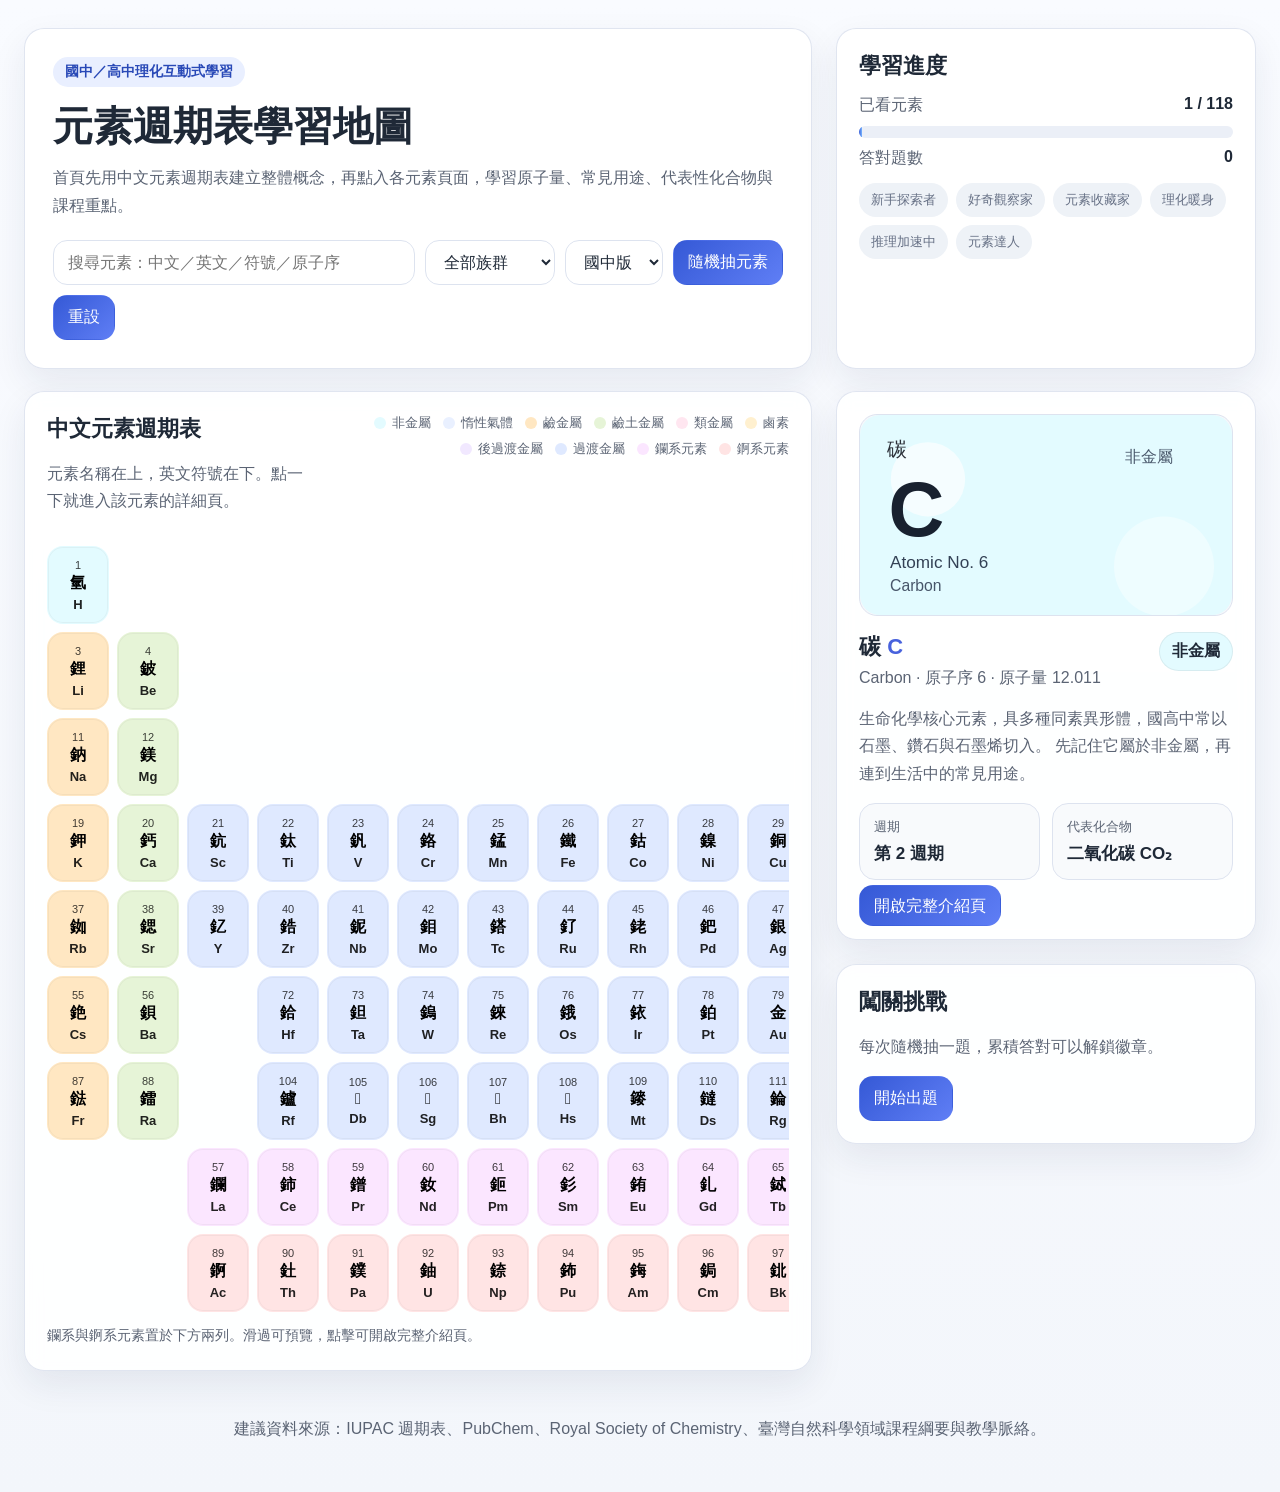
<file: index.html>
<!DOCTYPE html>
<html lang="zh-Hant">
<head>
  <meta charset="UTF-8">
  <meta name="viewport" content="width=device-width, initial-scale=1.0">
  <title>元素週期表互動式學習｜GitHub Pages</title>
  <link rel="stylesheet" href="style.css">
</head>
<body>
  <header class="hero">
    <div class="hero-copy">
      <div class="hero-kicker">國中／高中理化互動式學習</div>
      <h1>元素週期表學習地圖</h1>
      <p>首頁先用中文元素週期表建立整體概念，再點入各元素頁面，學習原子量、常見用途、代表性化合物與課程重點。</p>
      <div class="toolbar">
        <input id="searchInput" type="search" placeholder="搜尋元素：中文／英文／符號／原子序">
        <select id="familyFilter"><option value="all">全部族群</option></select>
        <select id="modeSwitch" aria-label="學習模式切換">
          <option value="junior">國中版</option>
          <option value="senior">高中版</option>
        </select>
        <button id="randomBtn">隨機抽元素</button>
        <button id="resetBtn">重設</button>
      </div>
    </div>
    <div class="dashboard-card">
      <h2>學習進度</h2>
      <div class="progress-stat"><span>已看元素</span><strong id="viewedCount">0 / 118</strong></div>
      <div class="progress-bar"><span id="viewBar"></span></div>
      <div class="progress-stat"><span>答對題數</span><strong id="quizScore">0</strong></div>
      <div class="badge-wrap" id="badgeWrap"></div>
    </div>
  </header>

  <main class="layout-home">
    <section class="table-panel card">
      <div class="section-head">
        <div>
          <h2>中文元素週期表</h2>
          <p>元素名稱在上，英文符號在下。點一下就進入該元素的詳細頁。</p>
        </div>
        <div class="legend" id="legend"></div>
      </div>
      <div class="table-wrap">
        <div class="table-grid" id="periodicTable"></div>
      </div>
      <div class="series-note">鑭系與錒系元素置於下方兩列。滑過可預覽，點擊可開啟完整介紹頁。</div>
    </section>

    <aside class="side-panel">
      <section class="card preview-card" id="previewCard">
        <div class="placeholder">
          <div class="placeholder-icon">🧪</div>
          <h2>先選一個元素吧</h2>
          <p>例如：氫、碳、氧、鈉、矽、鐵、銅。</p>
        </div>
      </section>

      <section class="card quiz-card">
        <h2>闖關挑戰</h2>
        <p>每次隨機抽一題，累積答對可以解鎖徽章。</p>
        <button id="quizBtn">開始出題</button>
        <div id="quizArea"></div>
      </section>
    </aside>
  </main>

  <footer class="footer">
    <p>建議資料來源：IUPAC 週期表、PubChem、Royal Society of Chemistry、臺灣自然科學領域課程綱要與教學脈絡。</p>
  </footer>

  <script src="data.js"></script>
  <script src="script.js"></script>
</body>
</html>
</file>
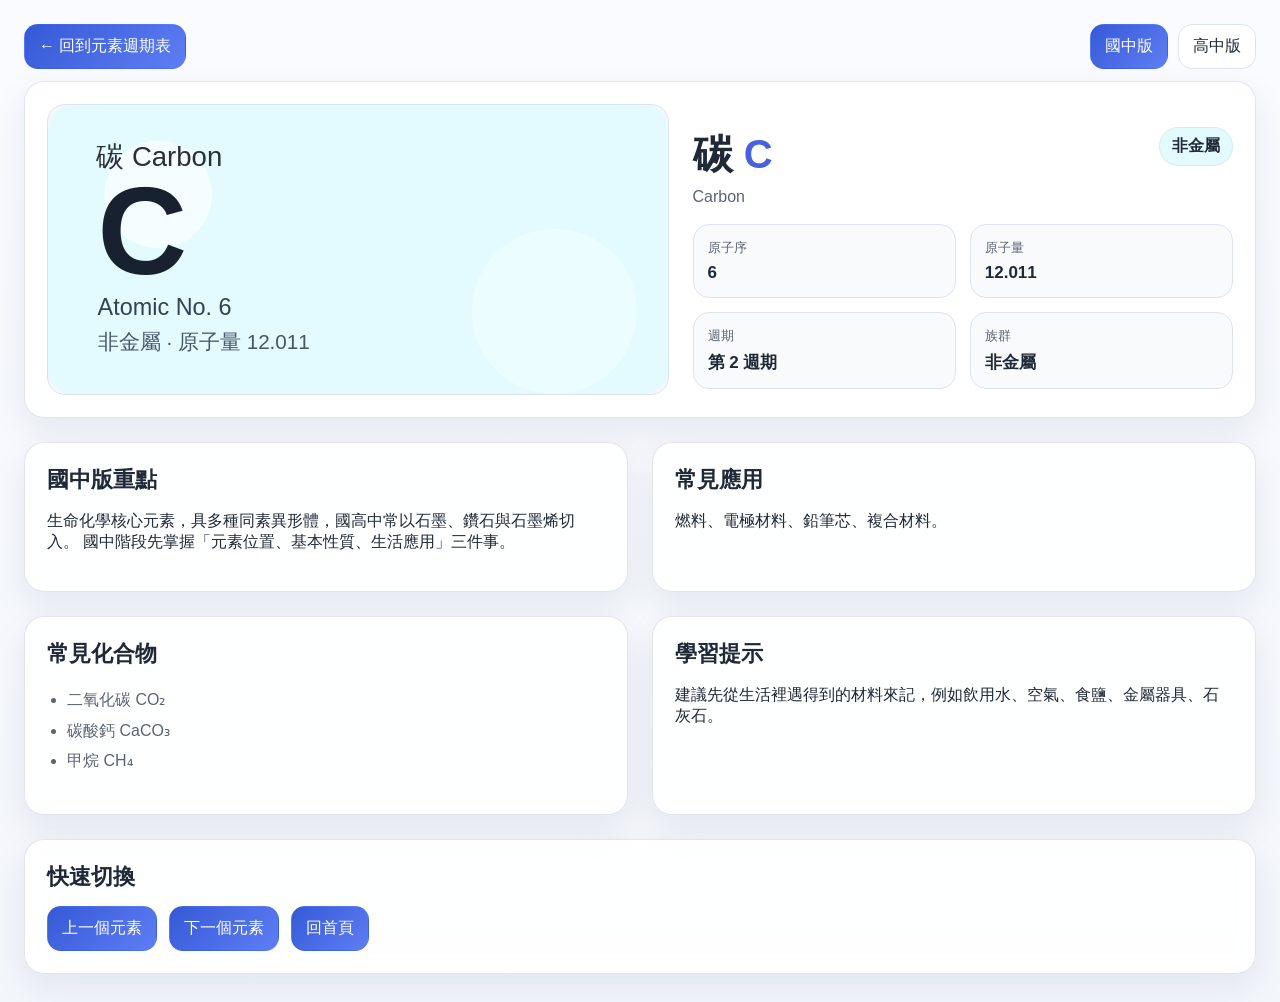
<file: detail.html>
<!DOCTYPE html>
<html lang="zh-Hant">
<head>
  <meta charset="UTF-8">
  <meta name="viewport" content="width=device-width, initial-scale=1.0">
  <title>元素詳細介紹</title>
  <link rel="stylesheet" href="style.css">
</head>
<body class="detail-page-body">
  <header class="detail-topbar">
    <a class="back-link" href="index.html">← 回到元素週期表</a>
    <div class="mode-toggle">
      <button class="mode-btn active" data-mode="junior">國中版</button>
      <button class="mode-btn" data-mode="senior">高中版</button>
    </div>
  </header>

  <main id="detailPage" class="detail-page"></main>

  <script src="data.js"></script>
  <script src="detail.js"></script>
</body>
</html>
</file>
<file: style.css>
:root {
  --bg: #f6f8fc;
  --surface: #ffffff;
  --text: #1f2937;
  --muted: #5b6474;
  --line: #dde3ef;
  --shadow: 0 14px 35px rgba(27, 39, 71, 0.08);
  --radius: 20px;
}
* { box-sizing: border-box; }
body {
  margin: 0;
  font-family: "Noto Sans TC", "PingFang TC", "Microsoft JhengHei", sans-serif;
  color: var(--text);
  background: linear-gradient(180deg, #f9fbff 0%, #f3f6fb 100%);
}
a { color: inherit; text-decoration: none; }
button, input, select { font: inherit; }
button { cursor: pointer; }
.hero, .detail-topbar, .detail-page { max-width: 1500px; margin: 0 auto; }
.hero {
  display: grid;
  grid-template-columns: minmax(0, 1.6fr) minmax(280px, 420px);
  gap: 24px;
  padding: 28px 24px 10px;
}
.hero-copy, .dashboard-card, .card {
  background: rgba(255,255,255,0.9);
  backdrop-filter: blur(8px);
  border: 1px solid rgba(221,227,239,0.9);
  border-radius: var(--radius);
  box-shadow: var(--shadow);
}
.hero-copy { padding: 28px; }
.hero-kicker {
  display: inline-block; padding: 6px 12px; border-radius: 999px; background: #e9efff; color: #2949b7; font-weight: 700; font-size: 14px;
}
h1 { margin: 12px 0 10px; font-size: 40px; }
.hero p { margin: 0; color: var(--muted); line-height: 1.75; }
.toolbar {
  margin-top: 20px; display: flex; flex-wrap: wrap; gap: 10px;
}
.toolbar input, .toolbar select, .toolbar button, .mode-btn, .nav-btn, .detail-link, .back-link, #quizBtn {
  border-radius: 14px; border: 1px solid var(--line); background: #fff; color: var(--text); padding: 11px 14px;
}
.toolbar input { min-width: 260px; flex: 1 1 320px; }
.toolbar button, #quizBtn, .detail-link, .nav-btn, .mode-btn.active, .back-link {
  background: linear-gradient(135deg, #3559d6, #5f7ef5);
  color: #fff; border-color: transparent;
}
.dashboard-card { padding: 22px; }
.dashboard-card h2, .card h2 { margin: 0 0 14px; font-size: 22px; }
.progress-stat { display: flex; justify-content: space-between; margin: 10px 0; color: var(--muted); }
.progress-stat strong { color: var(--text); }
.progress-bar { height: 12px; background: #ebeff7; border-radius: 999px; overflow: hidden; }
.progress-bar span { display: block; height: 100%; width: 0; background: linear-gradient(90deg, #3559d6, #7ab7ff); }
.badge-wrap { display: flex; flex-wrap: wrap; gap: 8px; margin-top: 14px; }
.badge { padding: 8px 12px; font-size: 13px; border-radius: 999px; background: #eef2f7; color: #667085; }
.badge.on { background: #dff4e3; color: #1b6f3e; font-weight: 700; }

.layout-home {
  max-width: 1500px; margin: 0 auto; padding: 12px 24px 24px; display: grid; grid-template-columns: minmax(0, 1.7fr) minmax(300px, 420px); gap: 24px;
}
.card { padding: 22px; }
.section-head { display: flex; justify-content: space-between; gap: 16px; align-items: flex-start; }
.section-head p, .series-note, .quiz-card p, .preview-text { color: var(--muted); line-height: 1.7; }
.legend { display: flex; flex-wrap: wrap; gap: 8px 12px; justify-content: flex-end; }
.legend-item { display: inline-flex; align-items: center; gap: 6px; font-size: 13px; color: var(--muted); }
.legend-color { width: 12px; height: 12px; border-radius: 999px; display: inline-block; }
.table-wrap { margin-top: 16px; overflow: auto; }
.table-grid {
  display: grid; grid-template-columns: repeat(18, minmax(62px, 1fr)); gap: 8px; min-width: 1200px;
}
.element, .empty-cell {
  min-height: 78px; border-radius: 16px; border: 1px solid transparent;
}
.element {
  padding: 8px 6px; text-align: center; transition: transform .18s ease, box-shadow .18s ease, opacity .18s ease; box-shadow: inset 0 0 0 1px rgba(0,0,0,0.04);
}
.element:hover { transform: translateY(-3px); box-shadow: 0 12px 22px rgba(30, 41, 59, 0.12); }
.element.hidden { opacity: 0.2; }
.element .number { font-size: 11px; opacity: 0.75; }
.element .name { font-size: 16px; font-weight: 800; margin-top: 2px; }
.element .symbol { font-size: 13px; margin-top: 3px; font-weight: 600; opacity: 0.86; }
.empty-cell { background: transparent; }
.series-note { margin-top: 12px; font-size: 14px; }
.side-panel { display: grid; gap: 24px; align-content: start; }
.placeholder { min-height: 250px; display: grid; place-items: center; text-align: center; color: var(--muted); }
.placeholder-icon { font-size: 46px; }
.preview-media img, .detail-media img { width: 100%; display: block; border-radius: 18px; border: 1px solid var(--line); background: #f6f7fb; }
.preview-head, .detail-title-row { display: flex; justify-content: space-between; gap: 14px; align-items: flex-start; margin-top: 16px; }
.preview-head h2, .detail-title-row h1 { margin: 0; }
.preview-head h2 span, .detail-title-row h1 span { color: #4862dd; }
.preview-head p, .detail-title-row p { color: var(--muted); margin: 6px 0 0; }
.mini-stats { display: grid; grid-template-columns: 1fr 1fr; gap: 12px; margin: 16px 0; }
.mini-stats div, .stat-card { border-radius: 16px; padding: 14px; background: #f8fafc; border: 1px solid var(--line); }
.mini-stats span, .stat-card span { display: block; font-size: 13px; color: var(--muted); }
.mini-stats strong, .stat-card strong { display: block; margin-top: 6px; font-size: 17px; }
.chip { display: inline-flex; align-items: center; border-radius: 999px; padding: 8px 12px; font-weight: 700; border: 1px solid rgba(0,0,0,0.06); }
.quiz-box { margin-top: 14px; padding: 16px; background: #f8fbff; border-radius: 18px; border: 1px solid var(--line); }
.quiz-options { display: grid; gap: 10px; margin-top: 12px; }
.quiz-options button { padding: 12px 14px; border-radius: 14px; border: 1px solid var(--line); background: #fff; text-align: left; }
.quiz-result { margin-top: 12px; font-weight: 700; }
.quiz-result.ok { color: #137a3d; }
.quiz-result.bad { color: #b42318; }
.footer { text-align: center; color: var(--muted); padding: 8px 24px 36px; }

.detail-page-body { min-height: 100vh; }
.detail-topbar { padding: 24px 24px 12px; display: flex; justify-content: space-between; gap: 18px; align-items: center; }
.mode-toggle { display: flex; gap: 10px; }
.mode-btn { color: var(--text); background: #fff; }
.detail-page { padding: 0 24px 28px; }
.detail-hero { display: grid; grid-template-columns: minmax(0, 1.15fr) minmax(300px, 1fr); gap: 24px; }
.detail-main { display: flex; flex-direction: column; justify-content: center; }
.stats-grid { display: grid; grid-template-columns: repeat(2, minmax(0, 1fr)); gap: 14px; margin-top: 18px; }
.detail-grid { display: grid; grid-template-columns: repeat(2, minmax(0, 1fr)); gap: 24px; margin-top: 24px; }
.compound-list { padding-left: 20px; line-height: 1.9; color: var(--muted); }
.nav-card { margin-top: 24px; }
.nav-buttons { display: flex; gap: 12px; flex-wrap: wrap; }

.alkali { background: #ffe7c2; }
.alkaline { background: #e6f4d7; }
.transition { background: #dfe9ff; }
.post { background: #f1e8ff; }
.metalloid { background: #ffe6f0; }
.nonmetal { background: #e3fbff; }
.halogen { background: #fff0cf; }
.noble { background: #e9f0ff; }
.lanthanide { background: #fbe6ff; }
.actinide { background: #ffe4e4; }
.other { background: #ececec; }

@media (max-width: 1180px) {
  .hero, .layout-home, .detail-hero, .detail-grid { grid-template-columns: 1fr; }
}
@media (max-width: 760px) {
  h1 { font-size: 32px; }
  .hero, .layout-home, .detail-topbar, .detail-page { padding-left: 14px; padding-right: 14px; }
  .section-head, .detail-title-row, .detail-topbar { flex-direction: column; }
  .stats-grid, .detail-grid, .mini-stats { grid-template-columns: 1fr; }
  .toolbar { flex-direction: column; }
  .toolbar input { min-width: 0; }
}
</file>
